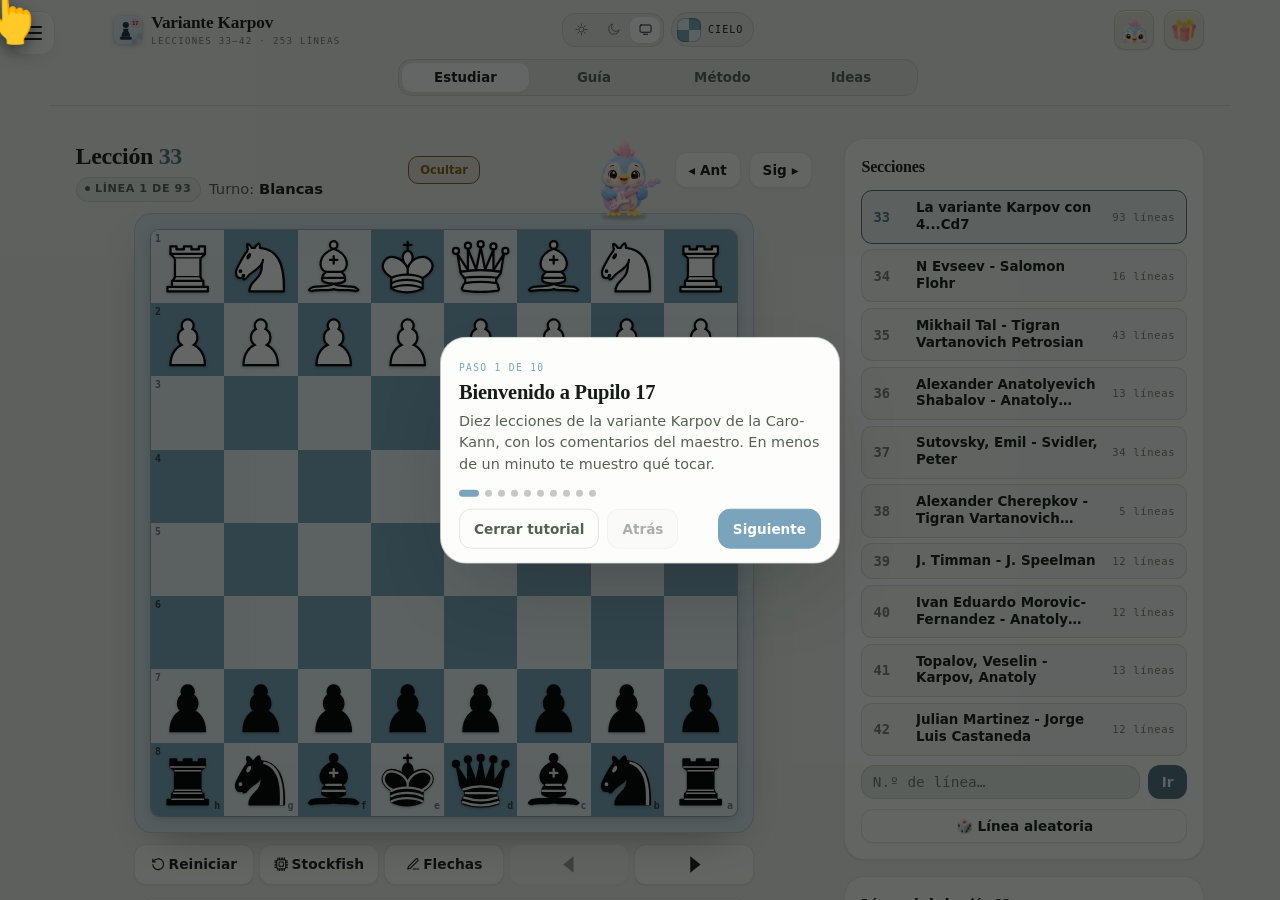
<file: index.html>
<!DOCTYPE html>
<html lang="es" data-modo="oscuro">
<head>
<meta charset="UTF-8">
<meta name="viewport" content="width=device-width, initial-scale=1.0, maximum-scale=1.0, user-scalable=no">
<meta name="theme-color" content="#0F1411">
<title>Pupilo 17 · Variante Karpov</title>
<meta name="apple-mobile-web-app-title" content="Pupilo 17">
<meta name="application-name" content="Pupilo 17">
<link rel="icon" type="image/svg+xml" href="logo.svg">
<link rel="apple-touch-icon" href="logo-180.png">
<script>
/* Fija la apariencia antes del primer pintado. Lee localStorage y, si no hay, cookie. */
(function(){
  function g(k){
    try{var v=localStorage.getItem(k); if(v)return v;}catch(e){}
    try{var m=document.cookie.match('(?:^|; )'+k+'=([^;]*)'); if(m)return decodeURIComponent(m[1]);}catch(e){}
    return null;
  }
  try{
    var m=g('pc_modo')||'sistema';
    var osc = m==='oscuro' || (m==='sistema' && window.matchMedia('(prefers-color-scheme: dark)').matches);
    document.documentElement.setAttribute('data-modo', osc?'oscuro':'claro');
  }catch(e){document.documentElement.setAttribute('data-modo','oscuro');}
})();
</script>
<style>
/* ==================================================================
   Pupilo 17 · menú de lecciones
   Copia del selector del Método PC1 y PC2 (repo chess): mismos tokens,
   mismas formas, mismo interruptor de apariencia y mismo tutorial.
   ================================================================== */
:root{
  --r-cap:999px; --r-ico:14px; --r-card:20px; --r-box:26px;
  --serif:Charter,"Bitstream Charter","Sitka Text",Cambria,"Iowan Old Style",Georgia,serif;
  --sans:system-ui,-apple-system,"Segoe UI",Roboto,"Helvetica Neue",sans-serif;
  --mono:ui-monospace,"SF Mono",SFMono-Regular,Menlo,Consolas,"Roboto Mono",monospace;
}
html,html[data-modo="oscuro"]{
  color-scheme:dark;
  --bg:#0F1411; --hondo:#0A0E0C; --panel:#171E1A; --panel2:#212B25;
  --line:rgba(233,238,231,.13); --line-viva:rgba(233,238,231,.26);
  --ink:#E9EEE7; --muted:#A4AFA6; --muted2:#7E887F;
  --crest:#E96A45; --gold:#E2B65F;
  --tinte-oro:rgba(226,182,95,.14); --tinte-neutro:rgba(233,238,231,.05);
  --velo:rgba(6,9,7,.66);
  --s1:0 1px 2px rgba(0,0,0,.3);
  --s2:0 6px 18px -8px rgba(0,0,0,.6);
  --s4:0 34px 80px -30px rgba(0,0,0,.9);
  --luz-interna:inset 0 1px 0 rgba(233,238,231,.06);
}
html[data-modo="claro"]{
  color-scheme:light;
  --bg:#EEF1EB; --hondo:#E6EAE3; --panel:#FDFEFB; --panel2:#FFFFFF;
  --line:rgba(21,28,24,.11); --line-viva:rgba(21,28,24,.24);
  --ink:#151C18; --muted:#556055; --muted2:#737D73;
  --crest:#B24019; --gold:#87621A;
  --tinte-oro:rgba(135,98,26,.09); --tinte-neutro:rgba(21,28,24,.035);
  --velo:rgba(26,32,28,.4);
  --s1:0 1px 2px rgba(24,31,26,.07);
  --s2:0 10px 24px -12px rgba(24,31,26,.18);
  --s4:0 36px 84px -34px rgba(24,31,26,.36);
  --luz-interna:inset 0 1px 0 rgba(255,255,255,.9);
}

*{box-sizing:border-box;-webkit-tap-highlight-color:transparent}
html,body{margin:0;width:100%;height:100%;overflow:hidden;background:var(--bg);color:var(--ink);font-family:var(--sans)}
.app-frame{position:absolute;top:0;right:0;bottom:0;left:0;width:100%;height:100%;border:0;background:var(--bg);display:none}
.app-frame.active{display:block}

/* botón de menú: cuadrado redondeado, igual que los botones de icono de la app */
.menu-button{
  position:fixed;left:calc(11px + env(safe-area-inset-left));top:calc(11px + env(safe-area-inset-top));
  z-index:10020;width:44px;height:44px;padding:0;cursor:pointer;
  border:1px solid var(--line);border-radius:var(--r-ico);
  background:var(--panel);color:var(--ink);
  box-shadow:var(--s2),var(--luz-interna);
  display:flex;align-items:center;justify-content:center;
  transition:transform .14s,border-color .2s,color .2s,background .2s
}
.menu-button:active{transform:scale(.94)}
.menu-button span,.menu-button:before,.menu-button:after{
  content:"";display:block;position:absolute;width:18px;height:1.7px;border-radius:2px;
  background:currentColor;transition:transform .2s cubic-bezier(.2,.8,.2,1),opacity .16s
}
.menu-button span{transform:translateY(0)}
.menu-button:before{transform:translateY(-6px)}
.menu-button:after{transform:translateY(6px)}
.menu-button.open{border-color:var(--crest);color:var(--crest)}
.menu-button.open span{opacity:0}
.menu-button.open:before{transform:rotate(45deg)}
.menu-button.open:after{transform:rotate(-45deg)}

.drawer-backdrop{
  position:fixed;top:0;right:0;bottom:0;left:0;z-index:10000;background:var(--velo);
  -webkit-backdrop-filter:blur(6px);backdrop-filter:blur(6px);
  opacity:0;visibility:hidden;transition:opacity .22s,visibility .22s
}
.drawer-backdrop.open{opacity:1;visibility:visible}
.drawer{
  position:absolute;left:0;top:0;bottom:0;width:min(86vw,352px);
  display:flex;flex-direction:column;
  background:var(--panel);border-right:1px solid var(--line);
  box-shadow:var(--s4);
  transform:translateX(-102%);transition:transform .28s cubic-bezier(.2,.8,.2,1);
  padding:calc(72px + env(safe-area-inset-top)) 18px calc(20px + env(safe-area-inset-bottom))
}
.drawer-backdrop.open .drawer{transform:translateX(0)}

.drawer-brand{
  display:flex;align-items:center;gap:12px;padding:0 2px 16px;margin-bottom:14px;
  border-bottom:1px solid var(--line);
  opacity:0;transform:translateX(-8px);transition:opacity .3s cubic-bezier(.2,.8,.2,1),transform .3s cubic-bezier(.2,.8,.2,1)
}
.drawer-backdrop.open .drawer-brand{opacity:1;transform:none}
.drawer-brand img{
  width:42px;height:42px;object-fit:contain;padding:6px;border-radius:var(--r-ico);
  background:var(--tinte-neutro);box-shadow:inset 0 0 0 1px var(--line)
}
.drawer-brand strong{display:block;font-family:var(--serif);font-size:1.3rem;font-weight:600;letter-spacing:-.01em;line-height:1.05}
.drawer-brand small{
  display:block;margin-top:5px;font-family:var(--mono);font-size:.58rem;font-weight:400;
  letter-spacing:.14em;text-transform:uppercase;color:var(--muted2)
}

/* interruptor de apariencia: idéntico al de los métodos */
.tema{display:flex;gap:2px;padding:3px;border:1px solid var(--line);border-radius:var(--r-cap);background:var(--tinte-neutro);margin-bottom:16px;align-self:flex-start}
.tema button{
  width:34px;height:28px;padding:0;border:0;border-radius:var(--r-cap);background:transparent;
  color:var(--muted2);display:grid;place-items:center;cursor:pointer;transition:background .2s,color .2s
}
.tema button svg{width:15px;height:15px;fill:none;stroke:currentColor;stroke-width:1.6;stroke-linecap:round;stroke-linejoin:round}
.tema button:hover{color:var(--ink)}
.tema button[aria-pressed="true"]{background:var(--panel2);color:var(--ink);box-shadow:var(--s1)}

/* las secciones, como tarjetas */
.app-choice{
  position:relative;width:100%;margin:0 0 10px;cursor:pointer;text-align:left;touch-action:manipulation;
  display:grid;grid-template-columns:1fr auto;align-items:center;gap:10px;
  padding:16px 16px;
  border:1px solid var(--line);border-radius:var(--r-card);
  background:var(--tinte-neutro);color:var(--ink);
  font-family:var(--sans);font-size:1rem;font-weight:600;
  box-shadow:var(--s1);
  opacity:0;transform:translateX(-10px);
  transition:opacity .3s cubic-bezier(.2,.8,.2,1) .05s,transform .3s cubic-bezier(.2,.8,.2,1) .05s,
             background .18s,border-color .18s,box-shadow .18s
}
.drawer-backdrop.open .app-choice{opacity:1;transform:none}
.drawer-backdrop.open .app-choice[data-app="3"]{transition-delay:.11s}
.drawer-backdrop.open .app-choice[data-app="1"]{transition-delay:.17s}
.drawer-backdrop.open .app-choice[data-app="2"]{transition-delay:.23s}
.app-choice > span{display:block;min-width:0;font-family:var(--serif);font-size:1.16rem;font-weight:600;letter-spacing:-.01em;line-height:1.15}
.app-choice br{display:none}
.app-choice small{
  display:block;margin-top:6px;font-family:var(--mono);font-size:.6rem;font-weight:400;
  letter-spacing:.1em;text-transform:uppercase;line-height:1.4;color:var(--muted2)
}
.app-choice:not(.active):hover{border-color:var(--line-viva);background:var(--panel2);box-shadow:var(--s2)}
.app-choice:not(.active):active{transform:scale(.995)}
.app-choice.active{
  border-color:var(--gold);background:var(--tinte-oro);box-shadow:var(--s1),0 0 0 1px var(--gold)
}
.app-choice.active > span{color:var(--gold)}
.app-choice.active:after{
  content:"activo";
  font-family:var(--mono);font-size:.56rem;font-weight:400;letter-spacing:.16em;text-transform:uppercase;
  color:var(--gold);border:1px solid var(--gold);border-radius:var(--r-cap);padding:.3em .6em;white-space:nowrap
}
.drawer-note{
  margin:auto 2px 0;padding-top:18px;border-top:1px solid var(--line);
  color:var(--muted2);font-family:var(--mono);font-size:.61rem;line-height:1.8;letter-spacing:.05em;
  opacity:0;transform:translateX(-8px);
  transition:opacity .3s cubic-bezier(.2,.8,.2,1) .16s,transform .3s cubic-bezier(.2,.8,.2,1) .16s
}
.drawer-backdrop.open .drawer-note{opacity:1;transform:none}
.drawer-note:before{
  content:"";display:block;width:88px;height:10px;margin:0 0 14px;border-radius:1px;
  background-image:
    linear-gradient(90deg,transparent 55px,var(--crest) 55px 66px,transparent 66px),
    repeating-linear-gradient(90deg,var(--line-viva) 0 11px,transparent 11px 22px)
}
.menu-button:focus-visible,.app-choice:focus-visible,.tema button:focus-visible{outline:2px solid var(--crest);outline-offset:2px}
.sr{position:absolute;width:1px;height:1px;overflow:hidden;clip-path:inset(50%);white-space:nowrap}

@media(max-width:480px){
  .menu-button{left:calc(8px + env(safe-area-inset-left));top:calc(8px + env(safe-area-inset-top));width:41px;height:41px}
  .drawer{padding-left:15px;padding-right:15px;padding-top:calc(64px + env(safe-area-inset-top))}
  .drawer-brand strong{font-size:1.2rem}
}
@media(prefers-reduced-motion:reduce){
  .drawer,.drawer-backdrop,.drawer-brand,.drawer-note,.app-choice,
  .menu-button,.menu-button span,.menu-button:before,.menu-button:after{transition-duration:.01ms}
  .menu-button:active,.app-choice:active{transform:none}
}

/* ---- Tutorial de bienvenida (solo usuarios nuevos) ---- */
.tuto{position:fixed;inset:0;z-index:10990;pointer-events:none;display:none}
.tuto.open{display:block}
.tuto-velo{position:absolute;inset:0;background:rgba(6,9,7,.62);transition:opacity .25s}
.tuto.con-foco .tuto-velo{opacity:0}
.tuto-foco{position:absolute;border-radius:16px;box-shadow:0 0 0 9999px rgba(6,9,7,.62),0 0 0 3px var(--tuto-acento,var(--gold));transition:left .35s cubic-bezier(.2,.8,.2,1),top .35s cubic-bezier(.2,.8,.2,1),width .35s cubic-bezier(.2,.8,.2,1),height .35s cubic-bezier(.2,.8,.2,1),opacity .2s;opacity:0}
.tuto.con-foco .tuto-foco{opacity:1}
.tuto-foco:after{content:"";position:absolute;inset:-7px;border-radius:20px;border:2px solid var(--tuto-acento,var(--gold));animation:tutoPulso 1.6s ease-out infinite}
@keyframes tutoPulso{0%{opacity:.9;transform:scale(.97)}100%{opacity:0;transform:scale(1.08)}}
.tuto-mano{position:absolute;left:0;top:0;width:54px;height:54px;margin:-4px 0 0 -18px;font-size:46px;line-height:1;filter:drop-shadow(0 6px 8px rgba(0,0,0,.45));opacity:0;transition:opacity .2s;will-change:transform}
.tuto-mano.ver{opacity:1}
.tuto-mano.toque{animation:tutoToque 1.25s ease-in-out infinite}
.tuto-mano.saludo{animation:tutoSaludo 1.6s ease-in-out infinite;transform-origin:60% 90%}
.tuto-mano.arrastre{animation:tutoArrastre 2.4s cubic-bezier(.45,.05,.3,1) infinite}
@keyframes tutoToque{0%,100%{transform:translate(var(--x),var(--y)) scale(1)}45%{transform:translate(var(--x),calc(var(--y) + 10px)) scale(.86)}60%{transform:translate(var(--x),calc(var(--y) + 10px)) scale(.86)}}
@keyframes tutoSaludo{0%,100%{transform:translate(var(--x),var(--y)) rotate(0)}25%{transform:translate(var(--x),var(--y)) rotate(-16deg)}75%{transform:translate(var(--x),var(--y)) rotate(16deg)}}
@keyframes tutoArrastre{0%{transform:translate(var(--x),var(--y)) scale(1);opacity:0}10%{opacity:1}22%{transform:translate(var(--x),calc(var(--y) + 8px)) scale(.86)}70%{transform:translate(var(--x2),calc(var(--y2) + 8px)) scale(.86);opacity:1}85%{transform:translate(var(--x2),var(--y2)) scale(1);opacity:1}100%{transform:translate(var(--x2),var(--y2)) scale(1);opacity:0}}
.tuto-ficha{position:absolute;left:0;top:0;width:40px;height:40px;margin:-20px 0 0 -20px;border-radius:50%;background:radial-gradient(circle at 35% 30%,#fff,#d9d4c6);box-shadow:0 6px 14px rgba(0,0,0,.4);display:grid;place-items:center;font-size:26px;color:#1b1b1b;opacity:0}
.tuto-ficha.ver{animation:tutoFicha 2.4s cubic-bezier(.45,.05,.3,1) infinite}
@keyframes tutoFicha{0%,20%{transform:translate(var(--x),var(--y));opacity:0}24%{opacity:.95}70%{transform:translate(var(--x2),var(--y2));opacity:.95}85%,100%{transform:translate(var(--x2),var(--y2));opacity:0}}
.tuto-card{position:absolute;left:50%;width:min(92vw,400px);transform:translateX(-50%);pointer-events:auto;background:var(--panel);color:var(--ink);border:1px solid var(--line-viva);border-radius:var(--r-box);box-shadow:var(--s4);padding:18px 18px 14px;transition:top .3s cubic-bezier(.2,.8,.2,1),bottom .3s cubic-bezier(.2,.8,.2,1)}
.tuto-card.abajo{bottom:calc(18px + env(safe-area-inset-bottom));top:auto}
.tuto-card.arriba{top:calc(66px + env(safe-area-inset-top));bottom:auto}
.tuto-card.centro{top:50%;bottom:auto;transform:translate(-50%,-50%)}
.tuto-paso{font-family:var(--mono);font-size:.6rem;letter-spacing:.14em;text-transform:uppercase;color:var(--tuto-etiqueta,var(--gold))}
.tuto-card h3{font-family:var(--serif);font-size:1.28rem;font-weight:600;letter-spacing:-.01em;margin:.35rem 0 .45rem}
.tuto-card p{margin:0;color:var(--muted);font-size:.9rem;line-height:1.5}
.tuto-puntos{display:flex;gap:6px;margin:14px 0 12px}
.tuto-puntos i{width:7px;height:7px;border-radius:50%;background:var(--line-viva);transition:background .2s,width .2s}
.tuto-puntos i.on{background:var(--tuto-acento,var(--gold));width:20px;border-radius:4px}
.tuto-acciones{display:flex;gap:8px;align-items:center}
.tuto-acciones button{min-height:40px;border-radius:12px;border:1px solid var(--line);background:var(--tinte-neutro);color:var(--ink);font:600 .85rem var(--sans);padding:0 14px;cursor:pointer;touch-action:manipulation}
/* El botón principal del tutorial toma el color del tablero elegido en la sección abierta (por defecto, Cielo) */
.tuto-acciones .tuto-sig{background:var(--tuto-acento,#7AA4BB);border-color:var(--tuto-acento,#7AA4BB);color:var(--tuto-acento-txt,#fff);margin-left:auto}
.tuto-acciones .tuto-cerrar{background:transparent;color:var(--muted)}
.tuto-acciones button:disabled{opacity:.35}
.drawer-tuto{margin:4px 2px 0;align-self:flex-start;border:1px solid var(--line);background:transparent;color:var(--muted);border-radius:var(--r-cap);padding:.45rem .9rem;font:600 .78rem var(--sans);cursor:pointer}
.drawer-tuto:hover{color:var(--ink);border-color:var(--line-viva)}
@media(prefers-reduced-motion:reduce){.tuto-mano,.tuto-ficha,.tuto-foco:after{animation-duration:3s}}
/* ---- Pupilo 17: las diez secciones en el menú ---- */
.drawer-lista{flex:1 1 auto;min-height:0;overflow:auto;margin:0 -6px;padding:2px 6px 6px;overscroll-behavior:contain;-webkit-overflow-scrolling:touch}
.drawer .app-choice{grid-template-columns:2.4rem minmax(0,1fr);gap:12px;padding:11px 13px;margin:0 0 8px}
.drawer .app-choice .num{font-family:var(--mono);font-size:.95rem;font-weight:700;color:var(--muted2);text-align:center}
.drawer .app-choice > span:not(.num){font-size:1rem;line-height:1.2;overflow:hidden;text-overflow:ellipsis}
.drawer .app-choice small{margin-top:4px}
.drawer .app-choice.active .num{color:var(--gold)}
.drawer .app-choice.active:after{display:none}
.drawer-backdrop.open .app-choice{transition-delay:.06s}
.drawer-tuto{margin-top:10px}
.drawer-note{padding-top:14px}
</style>
</head>
<body>
<button class="menu-button" id="menu-button" type="button" aria-label="Abrir menú" aria-expanded="false"><span></span></button>
<div class="drawer-backdrop" id="drawer-backdrop" aria-hidden="true">
  <aside class="drawer" role="dialog" aria-modal="true" aria-label="Elegir sección">
    <div class="drawer-brand">
      <img src="logo.svg" alt="Pupilo 17">
      <div><strong>Pupilo 17</strong><small>Caro-Kann · Variante Karpov</small></div>
    </div>
    <div class="tema" id="tema" role="group" aria-label="Apariencia">
      <button type="button" data-modo="claro" aria-pressed="false" title="Claro" aria-label="Apariencia: Claro"><svg viewBox="0 0 24 24" aria-hidden="true"><circle cx="12" cy="12" r="4.1"/><path d="M12 3.2v2.1M12 18.7v2.1M3.2 12h2.1M18.7 12h2.1M5.9 5.9l1.5 1.5M16.6 16.6l1.5 1.5M18.1 5.9l-1.5 1.5M7.4 16.6l-1.5 1.5"/></svg><span class="sr">Claro</span></button>
      <button type="button" data-modo="oscuro" aria-pressed="false" title="Oscuro" aria-label="Apariencia: Oscuro"><svg viewBox="0 0 24 24" aria-hidden="true"><path d="M20.8 13.1A8.3 8.3 0 1 1 11 3.2a6.6 6.6 0 0 0 9.8 9.9z"/></svg><span class="sr">Oscuro</span></button>
      <button type="button" data-modo="sistema" aria-pressed="false" title="Como el sistema" aria-label="Apariencia: Como el sistema"><svg viewBox="0 0 24 24" aria-hidden="true"><rect x="3.2" y="4.8" width="17.6" height="11.6" rx="1.7"/><path d="M8.6 19.6h6.8"/></svg><span class="sr">Sistema</span></button>
    </div>
    <div class="drawer-lista" id="drawer-lista"></div>
    <button class="drawer-tuto" id="drawer-tuto" type="button">Ver tutorial</button>
    <p class="drawer-note">Cada sección guarda la línea donde te quedaste.</p>
  </aside>
</div>
<iframe class="app-frame active" id="app-frame-1" data-src="leccion.html" title="Lecciones de la variante Karpov" allow="autoplay"></iframe>
<script src="lecciones-data.js?v=4"></script>
<script>
(function(){
  var menuButton=document.getElementById('menu-button');
  var backdrop=document.getElementById('drawer-backdrop');
  var lista=document.getElementById('drawer-lista');
  var frame=document.getElementById('app-frame-1');
  var activa=null;

  function impedirZoom(e){e.preventDefault();}
  document.addEventListener('gesturestart',impedirZoom,{passive:false});
  document.addEventListener('gesturechange',impedirZoom,{passive:false});
  document.addEventListener('gestureend',impedirZoom,{passive:false});
  document.addEventListener('touchmove',function(e){if(e.touches&&e.touches.length>1)e.preventDefault();},{passive:false});
  document.addEventListener('dblclick',function(e){e.preventDefault();},{passive:false});

  /* Las diez secciones (33–42) en el menú, con sus nombres y su cantidad de líneas */
  var caps=window.P17_CAPS||[];
  function nombre(c){var t=String(c.titulo||'').replace(/\s+/g,' ').trim();if(/^LA VARIANTE KARPOV/.test(t))t='La variante Karpov'+t.slice(18);return t;}
  var h='';
  caps.forEach(function(c){
    h+='<button class="app-choice" data-sec="'+c.n+'" type="button"><span class="num">'+c.n+'</span><span>'+nombre(c).replace(/[&<>]/g,function(x){return {'&':'&amp;','<':'&lt;','>':'&gt;'}[x];})+'<br><small>'+c.lineas.length+' líneas</small></span></button>';
  });
  lista.innerHTML=h;

  function marcarActiva(lv){
    activa=String(lv);
    var bs=lista.querySelectorAll('.app-choice');
    for(var i=0;i<bs.length;i++)bs[i].classList.toggle('active',bs[i].getAttribute('data-sec')===activa);
  }
  function setDrawer(open){
    backdrop.classList.toggle('open',open);
    menuButton.classList.toggle('open',open);
    menuButton.setAttribute('aria-expanded',open?'true':'false');
    backdrop.setAttribute('aria-hidden',open?'false':'true');
    if(open){
      aplicarModo();
      var a=lista.querySelector('.app-choice.active');
      if(a)try{a.scrollIntoView({block:'nearest'});}catch(e){}
    }
  }
  function irSeccion(lv){
    try{var w=frame.contentWindow;if(w&&typeof w.p17IrSeccion==='function')w.p17IrSeccion(String(lv));}catch(e){}
    marcarActiva(lv);
    setDrawer(false);
  }
  menuButton.onclick=function(){setDrawer(!backdrop.classList.contains('open'));};
  backdrop.onclick=function(e){if(e.target===backdrop)setDrawer(false);};
  lista.onclick=function(e){var b=e.target.closest('.app-choice');if(b)irSeccion(b.getAttribute('data-sec'));};
  /* la página de la lección avisa qué sección y línea están abiertas */
  window.addEventListener('message',function(e){
    var d=e&&e.data;if(!d||d.tipo!=='p17-linea')return;
    if(e.source!==frame.contentWindow)return;
    marcarActiva(d.lv);
  });

  /* ---- apariencia: misma clave que el Método PC1 (pc_modo) ---- */
  var raiz=document.documentElement, K='pc_modo';
  var mq=window.matchMedia('(prefers-color-scheme: dark)');
  function galleta(k){try{var m=document.cookie.match('(?:^|; )'+k+'=([^;]*)');return m?decodeURIComponent(m[1]):null}catch(e){return null}}
  function leerModo(){var v=null;try{v=localStorage.getItem(K);}catch(e){}if(!v)v=galleta(K);return v||'sistema';}
  function guardarModo(v){
    try{localStorage.setItem(K,v);}catch(e){}
    try{document.cookie=K+'='+encodeURIComponent(v)+';path=/;max-age=63072000;SameSite=Lax';}catch(e){}
  }
  var modo=leerModo();
  function aplicarModo(){
    modo=leerModo();
    if(['claro','oscuro','sistema'].indexOf(modo)<0)modo='sistema';
    var oscuro=modo==='oscuro'||(modo==='sistema'&&mq.matches);
    raiz.setAttribute('data-modo',oscuro?'oscuro':'claro');
    var bs=document.querySelectorAll('#tema button');
    for(var i=0;i<bs.length;i++)bs[i].setAttribute('aria-pressed',String(bs[i].getAttribute('data-modo')===modo));
    var m=document.querySelector('meta[name="theme-color"]');
    if(m)m.setAttribute('content',oscuro?'#0F1411':'#ECEFE9');
  }
  var bt=document.querySelectorAll('#tema button');
  for(var t=0;t<bt.length;t++){
    bt[t].onclick=function(){
      guardarModo(this.getAttribute('data-modo'));
      aplicarModo();
      try{if(frame.contentWindow)frame.contentWindow.dispatchEvent(new StorageEvent('storage',{key:K}));}catch(e){}
    };
  }
  if(mq.addEventListener)mq.addEventListener('change',function(){if(modo==='sistema')aplicarModo();});
  else if(mq.addListener)mq.addListener(function(){if(modo==='sistema')aplicarModo();});
  window.addEventListener('storage',function(e){if(!e||!e.key||e.key===K)aplicarModo();});
  aplicarModo();

  /* Android: el botón atrás cierra primero el menú y luego lo que haya abierto en la lección */
  window.PC_ANDROID_BACK=function(){
    if(backdrop.classList.contains('open')){setDrawer(false);return true;}
    try{if(frame.contentWindow&&typeof frame.contentWindow.PC_ANDROID_BACK==='function'){frame.contentWindow.PC_ANDROID_BACK();return true;}}catch(e){}
    return true;
  };

  /* Sin zoom ni desplazamiento lateral también dentro de la lección (que se sienta como una app) */
  function prepararFrame(){
    try{
      var doc=frame.contentDocument,win=frame.contentWindow;
      if(!doc||!doc.documentElement||doc.documentElement.dataset.p17Listo)return;
      var meta=doc.querySelector('meta[name="viewport"]');
      if(meta)meta.setAttribute('content','width=device-width, initial-scale=1.0, maximum-scale=1.0, user-scalable=no');
      doc.addEventListener('gesturestart',impedirZoom,{passive:false});
      doc.addEventListener('gesturechange',impedirZoom,{passive:false});
      doc.addEventListener('gestureend',impedirZoom,{passive:false});
      doc.addEventListener('touchmove',function(e){if(e.touches&&e.touches.length>1)e.preventDefault();},{passive:false});
      doc.documentElement.style.overflowX='hidden';
      doc.documentElement.style.overscrollBehaviorX='none';
      if(doc.body){doc.body.style.overflowX='hidden';doc.body.style.overscrollBehaviorX='none';}
      if(win)win.addEventListener('scroll',function(){if(win.scrollX!==0)win.scrollTo(0,win.scrollY);},{passive:true});
      doc.documentElement.dataset.p17Listo='1';
      if(win&&typeof win.p17Estado==='function'){var est=win.p17Estado();if(est)marcarActiva(est.lv);}
    }catch(e){}
  }
  frame.addEventListener('load',prepararFrame);

  /* Enlace directo a una línea: ?linea=N (lo usa «Compartir»). Se pasa a la lección y se limpia la dirección. */
  /* VERSION: súbela en cada cambio para que el navegador no muestre la copia guardada */
  var VERSION='4';
  var src=frame.getAttribute('data-src')+'?v='+VERSION;
  try{
    var q=new URLSearchParams(location.search),n=parseInt(q.get('linea'),10);
    if(n>0){
      src+='&linea='+n;
      q.delete('linea');var r=q.toString();
      history.replaceState(history.state,'',location.pathname+(r?'?'+r:'')+location.hash);
    }
  }catch(e){}
  frame.setAttribute('src',src);

  /* Al recargar la página se pide confirmación (un toque de más podría perder la línea abierta) */
  window.addEventListener('beforeunload',function(e){e.preventDefault();e.returnValue='';return '';});
})();
</script>
<div class="tuto" id="tuto" aria-hidden="true">
  <div class="tuto-velo"></div>
  <div class="tuto-foco" id="tuto-foco"></div>
  <span class="tuto-ficha" id="tuto-ficha" aria-hidden="true">♞</span>
  <span class="tuto-mano" id="tuto-mano" aria-hidden="true">👆</span>
  <section class="tuto-card abajo" id="tuto-card" role="dialog" aria-modal="false" aria-labelledby="tuto-titulo">
    <span class="tuto-paso" id="tuto-paso">Paso 1</span>
    <h3 id="tuto-titulo">Bienvenido</h3>
    <p id="tuto-texto"></p>
    <div class="tuto-puntos" id="tuto-puntos"></div>
    <div class="tuto-acciones">
      <button class="tuto-cerrar" id="tuto-cerrar" type="button">Cerrar tutorial</button>
      <button class="tuto-atras" id="tuto-atras" type="button">Atrás</button>
      <button class="tuto-sig" id="tuto-sig" type="button">Siguiente</button>
    </div>
  </section>
</div>
<script>
/* ==================================================================
   Tutorial de bienvenida
   - Solo aparece a quien entra por primera vez y no tiene historial.
   - Si ya estudió líneas en este dispositivo, el tutorial no aparece.
   (Copiado del Método PC1 y PC2, con los pasos de Pupilo 17.)
   ================================================================== */
(function(){
  var KEY='p17_tutorial_visto';
  var raiz=document.getElementById('tuto');
  var foco=document.getElementById('tuto-foco');
  var mano=document.getElementById('tuto-mano');
  var ficha=document.getElementById('tuto-ficha');
  var card=document.getElementById('tuto-card');
  var elPaso=document.getElementById('tuto-paso');
  var elTitulo=document.getElementById('tuto-titulo');
  var elTexto=document.getElementById('tuto-texto');
  var elPuntos=document.getElementById('tuto-puntos');
  var bAtras=document.getElementById('tuto-atras');
  var bSig=document.getElementById('tuto-sig');
  var bCerrar=document.getElementById('tuto-cerrar');
  var abierto=false,paso=0,reloj=null,vigia=null,estable=0;

  var PASOS_PC=[
    {titulo:'Bienvenido a Pupilo 17',texto:'Diez lecciones de la variante Karpov de la Caro-Kann, con los comentarios del maestro. En menos de un minuto te muestro qué tocar.',modo:'saludo'},
    {titulo:'Las secciones',texto:'Con este botón abres el menú y eliges una de las diez secciones, de la 33 a la 42.',padre:'menu-button',modo:'toque'},
    {titulo:'Las líneas',texto:'Cada sección tiene su línea principal y, debajo, cada variante por separado. Todas empiezan desde la primera jugada.',app:'p17-lineas',modo:'toque'},
    {titulo:'Avanza y retrocede',texto:'◂ y ▸ recorren la línea jugada a jugada. Con el teclado también: ← → para las jugadas y ↑ ↓ para cambiar de línea.',app:'b-ana-next',modo:'toque'},
    {titulo:'El comentario del maestro',texto:'Aquí aparece lo que el maestro escribió en cada jugada, tal cual. Sus flechas y casillas se dibujan sobre el tablero.',app:'p17-coment',modo:'toque'},
    {titulo:'O juégala tú',texto:'Toca una pieza y arrástrala, o toca la casilla de destino. Si es la jugada de la línea, avanza.',app:'board',modo:'arrastre'},
    {titulo:'Tus botones',texto:'💡 ilumina la pieza que se mueve, «Solución» reproduce el resto de la línea, «Girar» voltea el tablero, el parlante activa o silencia el sonido, el libro abre la línea con todos sus comentarios y el último botón la comparte con su enlace.',app:'pc-fila-controles',modo:'toque'},
    {titulo:'Tu mascota',texto:'Te acompaña sobre el tablero y baila con su guitarra cuando terminas una línea. Con el botón de su carita, junto al regalo, eliges entre 11 mascotas o la quitas; también con doble toque sobre ella.',app:'pc-mascota',mascota:true,modo:'toque'},
    {titulo:'Tu estudio',texto:'Aquí ves tu meta diaria, tu racha y las líneas que te costaron, para volver a mirarlas.',app:'b-gift',modo:'toque'},
    {titulo:'¡A estudiar!',texto:'Empieza por la línea principal de la sección 33. Puedes volver a ver esta guía desde el menú, en «Ver tutorial».',modo:'saludo',final:true}
  ];
  var PASOS=PASOS_PC;


  function leer(k){try{return localStorage.getItem(k);}catch(e){return null;}}
  function visto(){return leer(KEY)==='1';}
  function marcarVisto(){try{localStorage.setItem(KEY,'1');}catch(e){}}
  function listaLlena(k){
    try{var v=JSON.parse(leer(k)||'null');if(!v)return false;if(Array.isArray(v))return v.length>0;return typeof v==='object'&&Object.keys(v).length>0;}catch(e){return false;}
  }
  function tieneHistorial(){
    return listaLlena('p17_solved')||listaLlena('p17_hist_log');
  }
  function frameActivo(){return document.querySelector('.app-frame.active');}
  function docApp(){try{var f=frameActivo();return f&&f.contentDocument;}catch(e){return null;}}
  function appLista(){var d=docApp();return !!(d&&d.readyState==='complete'&&d.getElementById('board'));}
  function syncAbierto(){var bg=document.getElementById('pc-sync-modal-bg');return !!(bg&&bg.classList.contains('open'));}
  function menuAbierto(){var b=document.getElementById('drawer-backdrop');return !!(b&&b.classList.contains('open'));}

  function objetivo(p){
    var el=null;
    if(p.padre) el=document.getElementById(p.padre);
    else if(p.app){var d=docApp();el=d&&d.getElementById(p.app);}
    if(!el)return null;
    var r=el.getBoundingClientRect();
    if(!r.width||!r.height)return null;
    if(p.app){
      var f=frameActivo(),fr=f?f.getBoundingClientRect():{left:0,top:0};
      if(r.bottom<0||r.top>window.innerHeight){try{el.scrollIntoView({block:'center'});}catch(e){}r=el.getBoundingClientRect();}
      return {left:r.left+fr.left,top:r.top+fr.top,width:r.width,height:r.height};
    }
    return {left:r.left,top:r.top,width:r.width,height:r.height};
  }

  function colocar(){
    if(!abierto)return;
    var p=PASOS[paso],o=(p.padre||p.app)?objetivo(p):null;
    var W=window.innerWidth,H=window.innerHeight;
    mano.className='tuto-mano';ficha.className='tuto-ficha';
    if(o){
      var m=6;
      foco.style.left=(o.left-m)+'px';foco.style.top=(o.top-m)+'px';
      foco.style.width=(o.width+m*2)+'px';foco.style.height=(o.height+m*2)+'px';
      raiz.classList.add('con-foco');
      var cx=o.left+o.width/2,cy=o.top+o.height/2;
      card.className='tuto-card '+(cy>H*0.55?'arriba':'abajo');
      if(p.modo==='arrastre'){
        var x1=o.left+o.width*0.35,y1=o.top+o.height*0.78,x2=o.left+o.width*0.35,y2=o.top+o.height*0.5;
        mano.style.setProperty('--x',x1+'px');mano.style.setProperty('--y',y1+'px');
        mano.style.setProperty('--x2',x2+'px');mano.style.setProperty('--y2',y2+'px');
        ficha.style.setProperty('--x',x1+'px');ficha.style.setProperty('--y',y1+'px');
        ficha.style.setProperty('--x2',x2+'px');ficha.style.setProperty('--y2',y2+'px');
        mano.className='tuto-mano ver arrastre';ficha.className='tuto-ficha ver';
      }else{
        var y=Math.min(cy+o.height*0.15,H-60);
        mano.style.setProperty('--x',cx+'px');mano.style.setProperty('--y',y+'px');
        mano.className='tuto-mano ver toque';
      }
    }else{
      raiz.classList.remove('con-foco');
      card.className='tuto-card centro';
      mano.style.setProperty('--x',(W/2)+'px');
      mano.style.setProperty('--y',Math.max(40,H/2-card.offsetHeight/2-70)+'px');
      mano.className='tuto-mano ver saludo';
    }
  }

  /* En el paso de la mascota, la mostramos de verdad sobre el tablero */
  var mascotaDelTuto=false;
  function mascotaTuto(mostrar){
    try{
      var f=frameActivo(),w=f&&f.contentWindow,m=w&&w.pcMascota;
      if(!m)return;
      if(mostrar&&!mascotaDelTuto){
        var d=docApp(),b=d&&d.getElementById('board');
        if(b)try{b.scrollIntoView({block:'center'});}catch(e){}
        m.mostrar();mascotaDelTuto=true;
      }else if(!mostrar&&mascotaDelTuto){m.quitar();mascotaDelTuto=false;}
    }catch(e){}
  }

  /* Color del tutorial: el de la plantilla (tema de tablero) de la sección abierta.
     Si la persona no eligió ninguna, la plantilla por defecto (Cielo). */
  var CIELO='#7AA4BB';
  function luz(hex){
    var m=/^#?([0-9a-f]{6})$/i.exec(String(hex||'').trim());if(!m)return null;
    var n=parseInt(m[1],16),c=[n>>16&255,n>>8&255,n&255].map(function(v){v/=255;return v<=.03928?v/12.92:Math.pow((v+.055)/1.055,2.4);});
    return .2126*c[0]+.7152*c[1]+.0722*c[2];
  }
  function aplicarColorTema(){
    var col='';
    try{var f=frameActivo(),d=f&&f.contentDocument;if(d&&d.documentElement)col=getComputedStyle(d.documentElement).getPropertyValue('--dark').trim();}catch(e){}
    if(luz(col)==null)col=CIELO;
    var L=luz(col);
    raiz.style.setProperty('--tuto-acento',col);
    raiz.style.setProperty('--tuto-acento-txt',L>.4?'#16181b':'#fff');
    raiz.style.setProperty('--tuto-etiqueta',L>.45?'var(--muted)':col);
  }

  function pintar(){
    aplicarColorTema();
    var p=PASOS[paso];
    mascotaTuto(!!p.mascota);
    elPaso.textContent='Paso '+(paso+1)+' de '+PASOS.length;
    elTitulo.textContent=p.titulo;elTexto.textContent=p.texto;
    var h='';for(var i=0;i<PASOS.length;i++)h+='<i'+(i===paso?' class="on"':'')+'></i>';
    elPuntos.innerHTML=h;
    bAtras.disabled=paso===0;
    bSig.textContent=p.final?'Empezar':'Siguiente';
    colocar();
  }

  function abrir(desde){
    if(abierto)return;
    abierto=true;paso=desde||0;
    raiz.classList.add('open');raiz.setAttribute('aria-hidden','false');
    pintar();
    clearInterval(reloj);reloj=setInterval(function(){
      if(tieneHistorial()&&!raiz.dataset.manual){cerrar();return;}
      raiz.style.visibility=syncAbierto()?'hidden':'';
      colocar();
    },700);
  }
  function cerrar(){
    if(!abierto)return;
    abierto=false;marcarVisto();delete raiz.dataset.manual;
    mascotaTuto(false);
    clearInterval(reloj);
    raiz.classList.remove('open','con-foco');raiz.setAttribute('aria-hidden','true');raiz.style.visibility='';
  }
  window.PCTutorial={abrir:function(){raiz.dataset.manual='1';abrir(0);},cerrar:cerrar,abierto:function(){return abierto;}};

  bSig.onclick=function(){if(PASOS[paso].final){cerrar();return;}paso=Math.min(PASOS.length-1,paso+1);pintar();};
  bAtras.onclick=function(){paso=Math.max(0,paso-1);pintar();};
  bCerrar.onclick=cerrar;
  window.addEventListener('resize',function(){setTimeout(colocar,60);});

  var bVer=document.getElementById('drawer-tuto');
  if(bVer)bVer.onclick=function(){
    var bd=document.getElementById('drawer-backdrop'),mb=document.getElementById('menu-button');
    if(bd)bd.classList.remove('open');
    if(mb){mb.classList.remove('open');mb.setAttribute('aria-expanded','false');}
    setTimeout(function(){window.PCTutorial.abrir();},250);
  };

  /* El botón atrás de Android cierra primero el tutorial */
  var atrasOriginal=window.PC_ANDROID_BACK;
  window.PC_ANDROID_BACK=function(){
    if(abierto){cerrar();return true;}
    return typeof atrasOriginal==='function'?atrasOriginal():true;
  };

  /* Decide si mostrarlo: espera a que se cierre la ventana del código
     y a que cargue el tablero; si ya hay historial, no lo muestra. */
  if(visto())return;
  vigia=setInterval(function(){
    if(visto()){clearInterval(vigia);return;}
    if(tieneHistorial()){marcarVisto();clearInterval(vigia);return;}
    if(syncAbierto()||menuAbierto()||!appLista()){estable=0;return;}
    estable++;
    if(estable>=3){clearInterval(vigia);abrir(0);}
  },500);
})();
</script>
</body>
</html>
</file>
